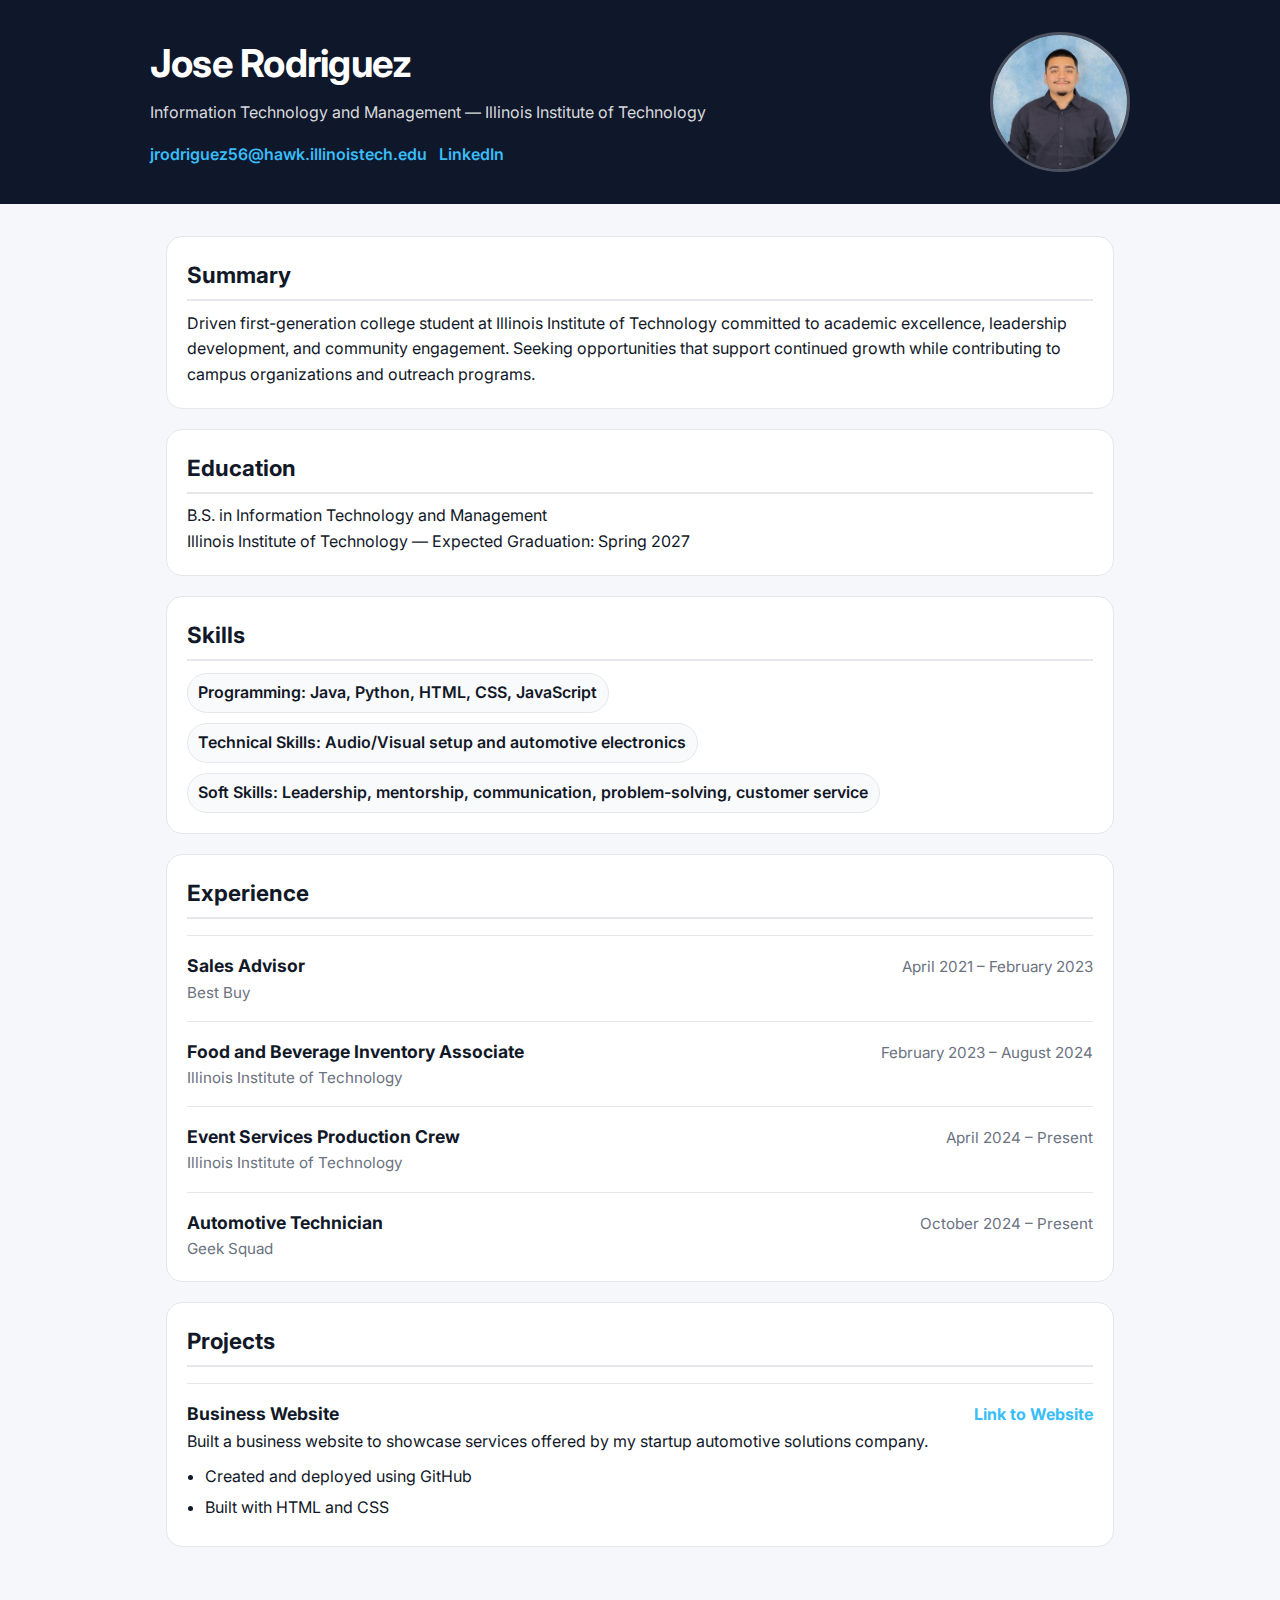
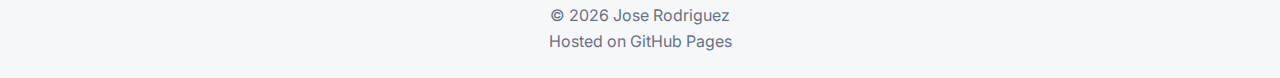
<file: index.html>
<!DOCTYPE html>
<html lang="en">
<head>
  <meta charset="UTF-8" />
  <meta name="viewport" content="width=device-width, initial-scale=1.0" />
  <title>Jose Rodriguez | Resume</title>

  <link rel="preconnect" href="https://fonts.googleapis.com">
  <link rel="preconnect" href="https://fonts.gstatic.com" crossorigin>
  <link href="https://fonts.googleapis.com/css2?family=Inter:wght@300;400;600;700&display=swap" rel="stylesheet">

  <link rel="stylesheet" href="style.css">
</head>

<body>
  <header class="site-header">
    <div class="header-inner">
      <div class="header-text">
        <h1>Jose Rodriguez</h1>
        <p class="role">
          Information Technology and Management — Illinois Institute of Technology
        </p>

        <nav class="contact-links" aria-label="Contact links">
          <a href="mailto:jrodriguez56@hawk.illinoistech.edu">
            jrodriguez56@hawk.illinoistech.edu
          </a>
          <a
            href="https://www.linkedin.com/in/jose-rodriguez-38794723a"
            target="_blank"
            rel="noopener"
          >
            LinkedIn
          </a>
        </nav>
      </div>

      <img
        class="profile-img"
        src="Images/Headshot.jpeg"
        alt="Headshot of Jose Rodriguez"
      />
    </div>
  </header>

  <main class="container">
    <section class="card">
      <h2>Summary</h2>
      <p>
        Driven first-generation college student at Illinois Institute of Technology committed
        to academic excellence, leadership development, and community engagement. Seeking
        opportunities that support continued growth while contributing to campus organizations
        and outreach programs.
      </p>
    </section>

    <section class="card">
      <h2>Education</h2>
      <p class="edu-line">
        B.S. in Information Technology and Management<br>
        Illinois Institute of Technology — Expected Graduation: Spring 2027
      </p>
    </section>

    <section class="card">
      <h2>Skills</h2>
      <ul class="pill-list">
        <li>Programming: Java, Python, HTML, CSS, JavaScript</li>
        <li>Technical Skills: Audio/Visual setup and automotive electronics</li>
        <li>Soft Skills: Leadership, mentorship, communication, problem-solving, customer service</li>
      </ul>
    </section>

    <section class="card">
      <h2>Experience</h2>

      <article class="item">
        <div class="item-top">
          <h3>Sales Advisor</h3>
          <span class="meta">April 2021 – February 2023</span>
        </div>
        <p class="meta">Best Buy</p>
      </article>

      <article class="item">
        <div class="item-top">
          <h3>Food and Beverage Inventory Associate</h3>
          <span class="meta">February 2023 – August 2024</span>
        </div>
        <p class="meta">Illinois Institute of Technology</p>
      </article>

      <article class="item">
        <div class="item-top">
          <h3>Event Services Production Crew</h3>
          <span class="meta">April 2024 – Present</span>
        </div>
        <p class="meta">Illinois Institute of Technology</p>
      </article>

      <article class="item">
        <div class="item-top">
          <h3>Automotive Technician</h3>
          <span class="meta">October 2024 – Present</span>
        </div>
        <p class="meta">Geek Squad</p>
      </article>
    </section>

    <section class="card">
      <h2>Projects</h2>

      <article class="item">
        <div class="item-top">
          <h3>Business Website</h3>
          <a
            class="link"
            href="https://jrdzauto.com"
            target="_blank"
            rel="noopener"
          >
            Link to Website
          </a>
        </div>

        <p>
          Built a business website to showcase services offered by my startup automotive
          solutions company.
        </p>

        <ul class="bullets">
          <li>Created and deployed using GitHub</li>
          <li>Built with HTML and CSS</li>
        </ul>
      </article>
    </section>
  </main>

  <footer class="site-footer">
    <p>© 2026 Jose Rodriguez</p>
    <p>Hosted on GitHub Pages</p>
  </footer>
</body>
</html>
</file>
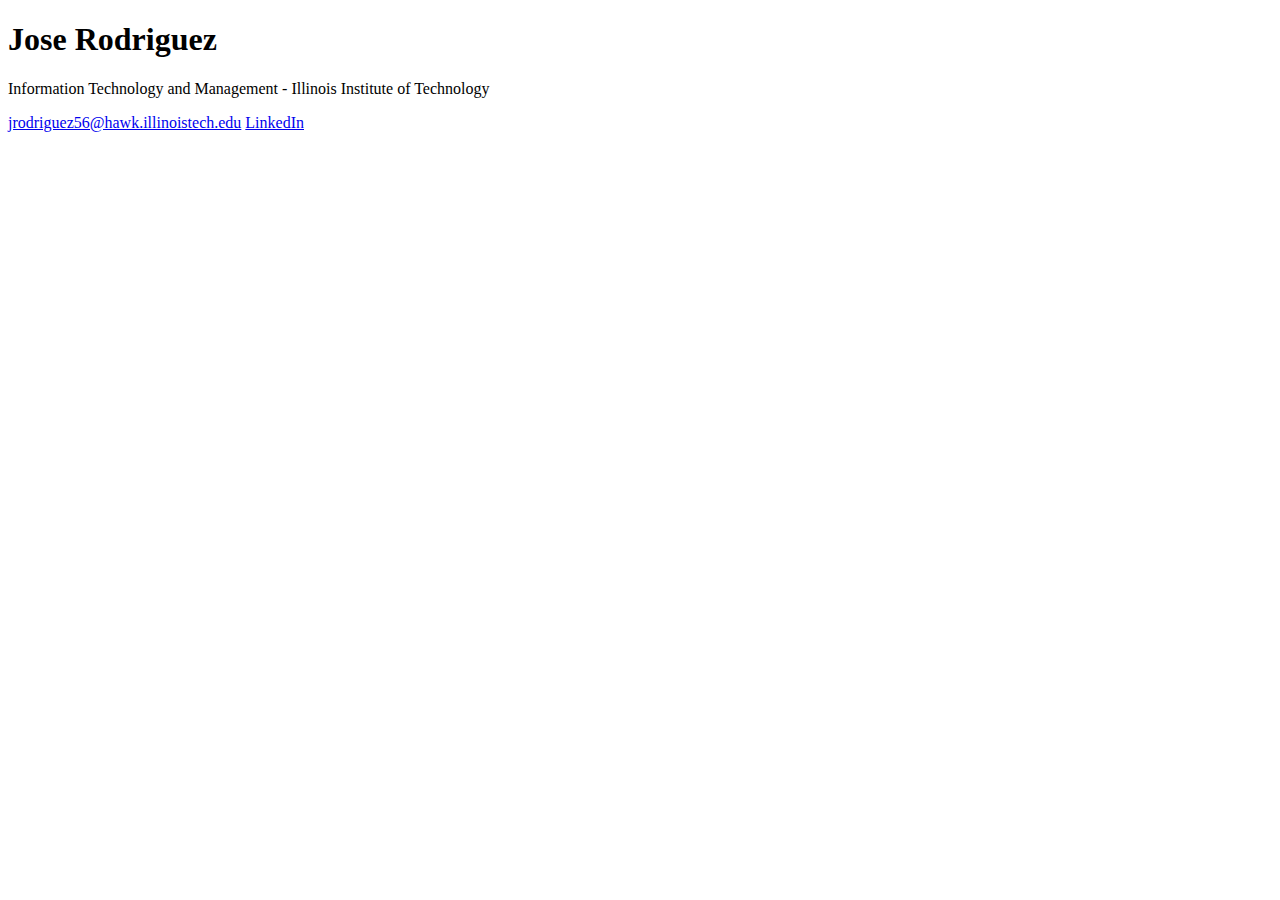
<file: Lab1Resume/index.html>
<!Doctype html>
<html lang="en">
<head>
    <meta charset="UTF-8" />
    <meta name="viewport" content="width=device-width, initial-scale=1.0" />
    <title>Jose Rodriguez || Resume</title>
</head>

<body>
    <header class="site-header">
        <div class="header-inner">
            <div class="header-text">
                <h1>Jose Rodriguez</h1>
                <p>Information Technology and Management - Illinois Institute of Technology</p>
                <nav class="contact-links" aria-label="Contact Links">
                    <a href="mailto:jrodriguez56@hawk.illinoistech.edu">jrodriguez56@hawk.illinoistech.edu</a>
                    <a href="www.linkedin.com/in/jose-rodriguez-38794723a">LinkedIn</a>
                </nav>
            </div>
        </div>
    </header>
</body>
</html>
</file>
<file: style.css>
* {
  box-sizing: border-box;
  margin: 0;
  padding: 0;
}

:root {
  --bg: #f5f7fb;
  --card: #ffffff;
  --text: #111827;
  --muted: #6b7280;
  --accent: #38bdf8;
  --dark: #0f172a;
  --border: #e5e7eb;
}

body {
  font-family: "Inter", sans-serif;
  background: var(--bg);
  color: var(--text);
  line-height: 1.6;
}

.site-header {
  background: var(--dark);
  color: #fff;
  padding: 2rem 1rem;
}

.header-inner {
  max-width: 980px;
  margin: 0 auto;
  display: flex;
  gap: 1.5rem;
  align-items: center;
  justify-content: space-between;
}

.header-text h1 {
  font-size: 2.4rem;
  font-weight: 700;
  letter-spacing: -0.02em;
}

.role {
  margin-top: 0.35rem;
  color: rgba(255, 255, 255, 0.85);
  font-weight: 400;
}

.contact-links {
  margin-top: 1rem;
  display: flex;
  flex-wrap: wrap;
  gap: 0.75rem;
}

.contact-links a {
  color: var(--accent);
  text-decoration: none;
  font-weight: 600;
  border-bottom: 2px solid transparent;
  padding-bottom: 2px;
}

.contact-links a:hover {
  border-bottom-color: var(--accent);
}

.profile-img {
  width: 140px;
  height: 140px;
  object-fit: cover;
  border-radius: 999px;
  border: 3px solid rgba(255, 255, 255, 0.25);
}

.container {
  max-width: 980px;
  margin: 2rem auto;
  padding: 0 1rem;
  display: grid;
  gap: 1.25rem;
}

.card {
  background: var(--card);
  border: 1px solid var(--border);
  border-radius: 16px;
  padding: 1.25rem;
}

h2 {
  font-size: 1.4rem;
  margin-bottom: 0.6rem;
  border-bottom: 2px solid var(--border);
  padding-bottom: 0.4rem;
}

.edu-line {
  color: var(--text);
}

.pill-list {
  list-style: none;
  display: flex;
  flex-wrap: wrap;
  gap: 0.6rem;
  margin-top: 0.75rem;
}

.pill-list li {
  border: 1px solid var(--border);
  background: #f9fafb;
  padding: 0.4rem 0.65rem;
  border-radius: 999px;
  font-weight: 600;
}

.hint {
  margin-top: 0.75rem;
  color: var(--muted);
  font-size: 0.95rem;
}

.item {
  margin-top: 1rem;
  padding-top: 1rem;
  border-top: 1px solid var(--border);
}

.item-top {
  display: flex;
  align-items: baseline;
  justify-content: space-between;
  gap: 1rem;
  flex-wrap: wrap;
}

h3 {
  font-size: 1.1rem;
  font-weight: 700;
}

.meta {
  color: var(--muted);
  font-size: 0.95rem;
}

.bullets {
  margin-top: 0.6rem;
  padding-left: 1.1rem;
}

.bullets li {
  margin: 0.35rem 0;
}

.link {
  color: var(--accent);
  text-decoration: none;
  font-weight: 700;
}

.link:hover {
  text-decoration: underline;
}

.site-footer {
  text-align: center;
  padding: 1.5rem 1rem;
  color: var(--muted);
}

/* Mobile responsive */
@media (max-width: 700px) {
  .header-inner {
    flex-direction: column;
    align-items: flex-start;
  }

  .profile-img {
    width: 120px;
    height: 120px;
  }

  .header-text h1 {
    font-size: 2rem;
  }
}
</file>
